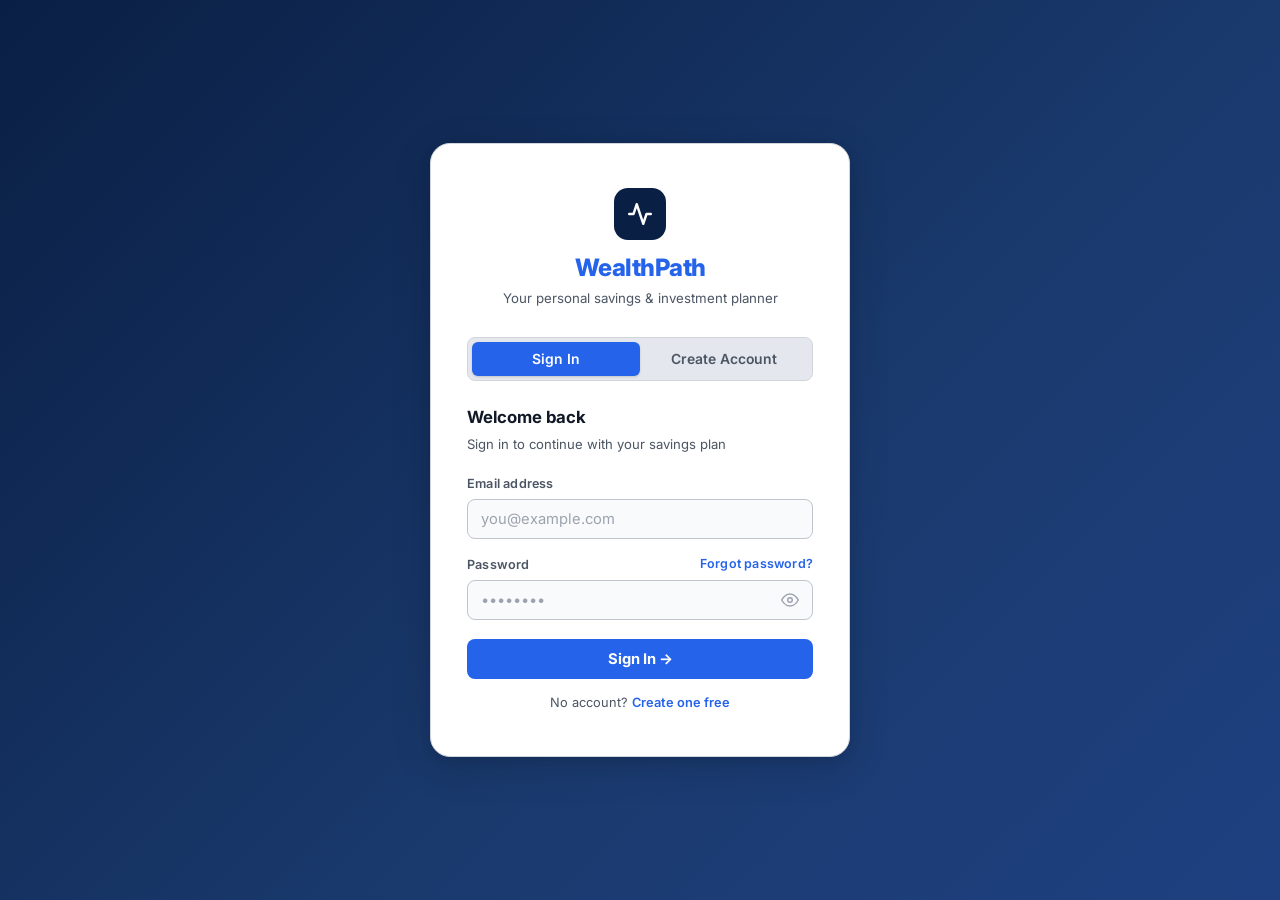
<file: index.html>
<!DOCTYPE html>
<html lang="en" data-theme="light">
<head>
<meta charset="UTF-8">
<meta name="viewport" content="width=device-width, initial-scale=1.0">
<title>WealthPath — Smart Savings Planner</title>
<link href="https://fonts.googleapis.com/css2?family=Inter:wght@300;400;500;600;700;800;900&display=swap" rel="stylesheet">
<link rel="stylesheet" href="styles.css">
</head>
<body>

<!-- MODAL -->
<div class="modal-ov" id="modalOv">
  <div class="modal-box">
    <div class="modal-ico" id="mIco">⚠️</div>
    <div class="modal-ttl" id="mTtl"></div>
    <div class="modal-msg" id="mMsg"></div>
    <div class="modal-btns" id="mBtns"></div>
  </div>
</div>

<!-- AUTH -->
<div id="authScreen">
  <div class="auth-box">
    <div class="auth-logo">
      <div class="auth-logo-ico"><svg viewBox="0 0 24 24"><polyline points="22 12 18 12 15 21 9 3 6 12 2 12"/></svg></div>
      <div class="auth-logo-name">WealthPath</div>
      <div class="auth-logo-sub">Your personal savings &amp; investment planner</div>
    </div>
    <div class="auth-tabs">
      <button class="auth-tab active" id="tabLogin" onclick="switchTab('login')">Sign In</button>
      <button class="auth-tab" id="tabReg" onclick="switchTab('register')">Create Account</button>
    </div>
    <!-- LOGIN -->
    <div class="auth-panel active" id="panLogin">
      <div class="auth-title">Welcome back</div>
      <div class="auth-sub">Sign in to continue with your savings plan</div>
      <div class="fgroup"><label class="flabel">Email address</label><input type="text" class="finput" id="liEmail" placeholder="you@example.com" onkeydown="if(event.key==='Enter')doLogin()"></div>
      <div class="fgroup">
        <label class="flabel" style="display:flex;justify-content:space-between;align-items:center">
          Password
          <a class="forgot-link" onclick="showForgot()">Forgot password?</a>
        </label>
        <div class="pw-wrap">
          <input type="password" class="finput" id="liPass" placeholder="••••••••" onkeydown="if(event.key==='Enter')doLogin()">
          <button class="pw-eye" type="button" onclick="togglePw('liPass',this)" title="Show/hide password">
            <svg id="liPassEye" viewBox="0 0 24 24"><path d="M1 12s4-8 11-8 11 8 11 8-4 8-11 8-11-8-11-8z"/><circle cx="12" cy="12" r="3"/></svg>
          </button>
        </div>
      </div>
      <button class="btn-auth" onclick="doLogin()">Sign In →</button>
      <div class="auth-msg" id="liMsg"></div>
      <div class="auth-switch">No account? <a href="#" onclick="switchTab('register');return false">Create one free</a></div>
    </div>

    <!-- FORGOT PASSWORD -->
    <div class="auth-panel" id="panForgot">
      <a class="back-link" onclick="showLogin()">← Back to Sign In</a>
      <div class="auth-title">Reset your password</div>
      <div class="auth-sub">Enter your email and choose a new password. Works instantly since your data is stored locally.</div>
      <div class="fgroup"><label class="flabel">Email address</label><input type="text" class="finput" id="fpEmail" placeholder="you@example.com"></div>
      <div class="fgroup">
        <label class="flabel">New Password <span style="font-weight:400;color:var(--text3)">(min 6 chars)</span></label>
        <div class="pw-wrap">
          <input type="password" class="finput" id="fpPass" placeholder="New password">
          <button class="pw-eye" type="button" onclick="togglePw('fpPass',this)" title="Show/hide password">
            <svg viewBox="0 0 24 24"><path d="M1 12s4-8 11-8 11 8 11 8-4 8-11 8-11-8-11-8z"/><circle cx="12" cy="12" r="3"/></svg>
          </button>
        </div>
      </div>
      <div class="fgroup">
        <label class="flabel">Confirm New Password</label>
        <div class="pw-wrap">
          <input type="password" class="finput" id="fpPassC" placeholder="Confirm password" onkeydown="if(event.key==='Enter')doForgot()">
          <button class="pw-eye" type="button" onclick="togglePw('fpPassC',this)" title="Show/hide password">
            <svg viewBox="0 0 24 24"><path d="M1 12s4-8 11-8 11 8 11 8-4 8-11 8-11-8-11-8z"/><circle cx="12" cy="12" r="3"/></svg>
          </button>
        </div>
      </div>
      <button class="btn-auth" onclick="doForgot()">Reset Password →</button>
      <div class="auth-msg" id="fpMsg"></div>
      <div class="security-note">⚠️ <strong>Note:</strong> Since all data is stored in your browser (no server), this resets your password using your email as identity. Your saved plan data is preserved.</div>
    </div>
    <!-- REGISTER -->
    <div class="auth-panel" id="panReg">
      <div class="auth-title">Create your account</div>
      <div class="auth-sub">Free forever · Data stays in your browser · No servers</div>
      <div class="fgroup"><label class="flabel">Full Name</label><input type="text" class="finput" id="rgName" placeholder="Rahul Sharma" onkeydown="if(event.key==='Enter')doRegister()"></div>
      <div class="fgroup"><label class="flabel">Email address</label><input type="text" class="finput" id="rgEmail" placeholder="you@example.com" onkeydown="if(event.key==='Enter')doRegister()"></div>
      <div class="fgroup">
        <label class="flabel">Password <span style="font-weight:400;color:var(--text3)">(min 6 chars)</span></label>
        <div class="pw-wrap">
          <input type="password" class="finput" id="rgPass" placeholder="••••••••" onkeydown="if(event.key==='Enter')doRegister()">
          <button class="pw-eye" type="button" onclick="togglePw('rgPass',this)" title="Show/hide password">
            <svg viewBox="0 0 24 24"><path d="M1 12s4-8 11-8 11 8 11 8-4 8-11 8-11-8-11-8z"/><circle cx="12" cy="12" r="3"/></svg>
          </button>
        </div>
      </div>
      <button class="btn-auth" onclick="doRegister()">Create Account →</button>
      <div class="auth-msg" id="rgMsg"></div>
      <div class="auth-switch">Have an account? <a href="#" onclick="switchTab('login');return false">Sign in</a></div>
      <div style="margin-top:16px;padding:10px 12px;background:var(--cta-light);border-radius:var(--r-sm);font-size:.76rem;color:#1e40af;text-align:center">🔒 Data stored locally in your browser. Nothing sent to any server.</div>
    </div>
  </div>
</div>

<!-- APP -->
<div id="appScreen">
  <header class="app-hdr">
    <div class="hdr-logo">
      <div class="hdr-logo-ico"><svg viewBox="0 0 24 24"><polyline points="22 12 18 12 15 21 9 3 6 12 2 12"/></svg></div>
      WealthPath
    </div>
    <div class="hdr-dots" id="stepDots"></div>
    <div class="hdr-right">
      <button class="theme-pill" onclick="toggleTheme()">
        <div class="theme-track"><div class="theme-thumb"></div></div>
        <span id="themeLbl">Night</span>
      </button>
      <div class="user-pill">
        <div class="user-av" id="uAv">?</div>
        <span class="user-nm" id="uNm"></span>
      </div>
      <button class="btn-so" onclick="doSignOut()">Sign out</button>
    </div>
  </header>

  <div class="app-main">

    <!-- STEPS -->
    <div id="stepsWrap">

      <!-- S1 -->
      <div class="step-w active" id="step-1">
        <div class="step-card">
          <div class="step-no">Step 1 of 5</div>
          <div class="step-ttl">The basics</div>
          <div class="step-sub">Tell us about yourself to build your personalised financial blueprint.</div>
          <div class="fgroup"><label>Your Age</label><input type="number" id="age" placeholder="e.g. 28" min="18" max="70"></div>
          <div class="fgroup"><label>Monthly Salary</label><div class="iw"><span class="pfx">₹</span><input type="number" id="salary" placeholder="e.g. 80000"></div></div>
          <div class="fgroup"><label>Number of Dependents</label>
            <select id="dependents" onchange="updateFamilyQ()">
              <option value="0">None — I support only myself</option>
              <option value="1">1 (spouse / parent / child)</option>
              <option value="2">2</option>
              <option value="3">3 or more</option>
            </select>
          </div>
          <div class="btn-row"><button class="btn" onclick="goNext(1)">Continue →</button></div>
        </div>
      </div>

      <!-- S2 -->
      <div class="step-w" id="step-2">
        <div class="step-card">
          <div class="step-no">Step 2 of 5</div>
          <div class="step-ttl">Protection check</div>
          <div class="step-sub">Insurance is the bedrock of financial planning. Audit your coverage first.</div>
          <div class="fgroup">
            <label>Do you have <strong>Health Insurance</strong> for yourself?</label>
            <div class="yn-grid">
              <div class="yn-card" id="shY" onclick="setYN('sh','yes')"><div class="yn-em">✅</div><div><div class="yn-lbl">Yes, I'm covered</div><div class="yn-sub">Individual or employer cover</div></div></div>
              <div class="yn-card" id="shN" onclick="setYN('sh','no')"><div class="yn-em">❌</div><div><div class="yn-lbl">Not yet</div><div class="yn-sub">I need to get one</div></div></div>
            </div>
          </div>
          <div id="famWrap" style="display:none" class="fgroup">
            <label>Are your <strong>family members</strong> covered under health insurance?</label>
            <div class="yn-grid">
              <div class="yn-card" id="fhY" onclick="setYN('fh','yes')"><div class="yn-em">👨‍👩‍👧</div><div><div class="yn-lbl">Yes, all covered</div><div class="yn-sub">Family floater or separate policies</div></div></div>
              <div class="yn-card" id="fhN" onclick="setYN('fh','no')"><div class="yn-em">❌</div><div><div class="yn-lbl">Not yet</div><div class="yn-sub">They still need coverage</div></div></div>
            </div>
          </div>
          <div class="fgroup">
            <label>Do you have a <strong>Term Life Insurance</strong> policy?</label>
            <div class="yn-grid">
              <div class="yn-card" id="tlY" onclick="setYN('tl','yes')"><div class="yn-em">🛡️</div><div><div class="yn-lbl">Yes, I'm protected</div><div class="yn-sub">Pure term plan active</div></div></div>
              <div class="yn-card" id="tlN" onclick="setYN('tl','no')"><div class="yn-em">❌</div><div><div class="yn-lbl">Not yet</div><div class="yn-sub">I don't have one</div></div></div>
            </div>
          </div>
          <div id="insAlert"></div>
          <div class="btn-row">
            <button class="btn-out" onclick="goBack(2)">← Back</button>
            <button class="btn" onclick="goNext(2)">Continue →</button>
          </div>
        </div>
      </div>

      <!-- S3 -->
      <div class="step-w" id="step-3">
        <div class="step-card">
          <div class="step-no">Step 3 of 5</div>
          <div class="step-ttl">Risk appetite</div>
          <div class="step-sub">This shapes your investment allocation once your emergency fund is built.</div>
          <div class="risk-grid">
            <div class="risk-card" onclick="selRisk('conservative',this)"><div class="risk-ico">🛡️</div><div class="risk-lbl">Conservative</div><div class="risk-dsc">Safety first. Capital protection over high returns.</div></div>
            <div class="risk-card" onclick="selRisk('moderate',this)"><div class="risk-ico">⚖️</div><div class="risk-lbl">Moderate</div><div class="risk-dsc">Balanced growth. Comfortable with short-term dips.</div></div>
            <div class="risk-card" onclick="selRisk('aggressive',this)"><div class="risk-ico">🚀</div><div class="risk-lbl">Aggressive</div><div class="risk-dsc">Maximise long-term returns. Can handle volatility.</div></div>
          </div>
          <div class="btn-row">
            <button class="btn-out" onclick="goBack(3)">← Back</button>
            <button class="btn" onclick="goNext(3)">Continue →</button>
          </div>
        </div>
      </div>

      <!-- S4 -->
      <div class="step-w" id="step-4">
        <div class="step-card">
          <div class="step-no">Step 4 of 5</div>
          <div class="step-ttl">Fixed monthly expenses</div>
          <div class="step-sub">Non-negotiable outflows each month. Be accurate — this powers your whole plan.</div>
          <div class="fgroup"><label>Rent / Home Loan EMI</label><div class="iw"><span class="pfx">₹</span><input type="number" id="rent" placeholder="0"></div></div>
          <div class="fgroup"><label>Groceries &amp; Food</label><div class="iw"><span class="pfx">₹</span><input type="number" id="groceries" placeholder="0"></div></div>
          <div class="fgroup"><label>Transport / Fuel</label><div class="iw"><span class="pfx">₹</span><input type="number" id="transport" placeholder="0"></div></div>
          <div class="fgroup"><label>Utilities, Bills &amp; Other Fixed</label><div class="iw"><span class="pfx">₹</span><input type="number" id="otherExp" placeholder="0"></div></div>
          <div id="expAlert" class="alert alert-warn" style="display:none"></div>
          <div class="btn-row">
            <button class="btn-out" onclick="goBack(4)">← Back</button>
            <button class="btn" onclick="goNext(4)">Continue →</button>
          </div>
        </div>
      </div>

      <!-- S5 -->
      <div class="step-w" id="step-5">
        <div class="step-card">
          <div class="step-no">Step 5 of 5</div>
          <div class="step-ttl">Savings goal</div>
          <div class="step-sub"><strong>Golden rule:</strong> Build a 6-month emergency fund before investing a single rupee in markets.</div>
          <div class="fgroup"><label>Current Savings / Emergency Fund</label><div class="iw"><span class="pfx">₹</span><input type="number" id="curSav" placeholder="0 if starting fresh" oninput="calcSave()"></div></div>
          <div class="fgroup">
            <label>Monthly Savings Rate — <span id="saveRateLbl" style="color:var(--cta);font-weight:800">20%</span></label>
            <input type="range" id="saveRate" min="5" max="60" value="20" oninput="calcSave()">
            <div class="range-lbl"><span>5% Minimal</span><span>60% Warrior</span></div>
          </div>
          <div class="val-box">
            <div class="val-box-lbl">Monthly Savings Target</div>
            <div class="val-box-amt" id="saveAmt">₹0</div>
            <div class="val-box-note" id="saveNote">—</div>
          </div>
          <div id="efBox" class="alert alert-info">🏦 Enter salary &amp; expenses to see your emergency fund target.</div>
          <div class="btn-row">
            <button class="btn-out" onclick="goBack(5)">← Back</button>
            <button class="btn btn-grn" onclick="genPlan()">Generate My Plan ✨</button>
          </div>
        </div>
      </div>

    </div><!-- /stepsWrap -->

    <!-- DASHBOARD -->
    <div id="dashboard">
      <div class="dash-hero">
        <div class="dash-ttl" id="dashTtl">Your Financial Blueprint</div>
        <div class="dash-sub" id="dashSub"></div>
        <div class="dash-chips" id="dashChips"></div>
        <div class="dash-footer">
          <button class="btn-reset" onclick="doReset()">⟳ Reset Plan</button>
        </div>
      </div>

      <div id="phaseBan" class="phase-ban emg"></div>

      <div class="tab-nav">
        <button class="tab-btn active" onclick="showTab('ov',this)">📊 Overview</button>
        <button class="tab-btn" onclick="showTab('ef',this)">🏦 Emergency Fund</button>
        <button class="tab-btn" onclick="showTab('inv',this)">📈 Investments</button>
        <button class="tab-btn" onclick="showTab('exp',this)">💸 Expenses</button>
      </div>

      <!-- OVERVIEW -->
      <div class="tab-pan active" id="tab-ov">
        <div class="sum-grid" id="sumGrid"></div>
        <div class="sec-card"><div class="sec-ttl">🛡️ Protection Status</div><div id="insRows"></div></div>
        <div class="sec-card"><div class="sec-ttl">🏗️ Financial Priority Checklist</div><div id="priList"></div></div>
      </div>

      <!-- EF -->
      <div class="tab-pan" id="tab-ef">
        <div class="sec-card">
          <div class="sec-ttl">🏦 Emergency Fund Tracker <span class="sec-badge" id="efBadge">0%</span></div>
          <div style="display:flex;justify-content:space-between;align-items:flex-start;flex-wrap:wrap;gap:13px;margin-bottom:16px">
            <div>
              <div style="font-size:.77rem;color:var(--text2);margin-bottom:4px;font-weight:500">Target: 6 months of essential expenses</div>
              <div id="efBigNum" style="font-size:1.65rem;font-weight:800;color:var(--text);letter-spacing:-1px">₹0 / ₹0</div>
            </div>
            <div class="ef-stats">
              <div><div class="ef-sv" id="efMoDone" style="color:var(--secondary)">0</div><div class="ef-sl">Months Saved</div></div>
              <div><div class="ef-sv" id="efMoLeft" style="color:var(--text2)">6</div><div class="ef-sl">Months Left</div></div>
              <div><div class="ef-sv" id="efETA" style="color:var(--cta)">—</div><div class="ef-sl">ETA</div></div>
            </div>
          </div>
          <div class="ef-track"><div class="ef-fill" id="efFill" style="width:0%"></div></div>
          <div style="display:flex;justify-content:space-between;font-size:.71rem;color:var(--text3);margin-bottom:3px;font-weight:500"><span id="efCur">₹0 saved</span><span id="efGoal">₹0 target</span></div>
          <div class="ef-mo-grid" id="efGrid"></div>
          <hr class="divider">
          <div style="font-size:.85rem;font-weight:700;margin-bottom:9px;color:var(--text)">Log a deposit to your Emergency Fund</div>
          <div class="ef-add-row">
            <div class="fgroup"><label>Amount to Deposit</label><div class="iw"><span class="pfx">₹</span><input type="number" id="efAdd" placeholder="e.g. 5000"></div></div>
            <button class="btn btn-grn" onclick="addToEF()">+ Add Deposit</button>
          </div>
          <div id="efDone" class="alert alert-ok" style="display:none;margin-top:12px">🎉 <strong>Emergency Fund Complete!</strong> Investments are now fully unlocked.</div>
        </div>
        <div class="sec-card">
          <div class="sec-ttl">💡 Emergency Fund Rules</div>
          <div class="tips-grid">
            <div class="tip-card"><div class="tip-ico">🏦</div><div><div class="tip-hd">Where to Keep It</div><div class="tip-tx">Liquid mutual fund, high-yield savings, or short-term FD. Never in equities or crypto.</div></div></div>
            <div class="tip-card"><div class="tip-ico">🔒</div><div><div class="tip-hd">Only Real Emergencies</div><div class="tip-tx">Job loss, medical crisis, urgent repairs only — not vacations or planned purchases.</div></div></div>
            <div class="tip-card"><div class="tip-ico">🔄</div><div><div class="tip-hd">Rebuild After Using</div><div class="tip-tx">Dip into it? Pause investments and rebuild back to 6 months before resuming.</div></div></div>
            <div class="tip-card"><div class="tip-ico">📈</div><div><div class="tip-hd">Liquid Funds > Savings</div><div class="tip-tx">Liquid MFs yield ~6–7% with T+1 redemption — far better than 3–3.5% savings accounts.</div></div></div>
          </div>
        </div>
      </div>

      <!-- INVEST -->
      <div class="tab-pan" id="tab-inv">
        <div id="invLock" class="alert alert-warn" style="display:none;margin-bottom:13px">⚠️ <strong>Investments locked.</strong> Complete your 6-month Emergency Fund first — then every rupee starts working for you.</div>
        <div id="invContent">
          <div class="sec-card">
            <div style="display:flex;justify-content:space-between;align-items:center;flex-wrap:wrap;gap:9px;margin-bottom:14px">
              <div class="sec-ttl" style="margin:0">📊 Monthly Allocation</div>
              <span class="badge badge-blue" id="allocTotal">Total: ₹0/mo</span>
            </div>
            <div class="alloc-bar-track" id="allocBar"></div>
            <div id="allocList"></div>
          </div>
          <div class="sec-card">
            <div class="sec-ttl">⚡ Boost Your Investments</div>
            <div style="font-size:.81rem;color:var(--text2);margin-bottom:14px;line-height:1.6">Got a bonus or raise? Route extra money into investments and accelerate your retirement corpus.</div>
            <div class="boost-grid">
              <div class="boost-card" onclick="selBoost(500,this)"><div class="boost-amt">₹500</div><div class="boost-lbl">Small start</div></div>
              <div class="boost-card" onclick="selBoost(2000,this)"><div class="boost-amt">₹2,000</div><div class="boost-lbl">Steady growth</div></div>
              <div class="boost-card" onclick="selBoost(5000,this)"><div class="boost-amt">₹5,000</div><div class="boost-lbl">Accelerate</div></div>
            </div>
            <div style="display:flex;gap:7px;flex-wrap:wrap;margin-bottom:4px">
              <button class="btn-out" style="font-size:.77rem;padding:7px 12px" onclick="toggleCustBoost()">✏️ Custom</button>
              <button class="btn-out" style="font-size:.77rem;padding:7px 12px" onclick="clearBoost()">✕ Clear</button>
            </div>
            <div class="boost-cust" id="boostCust">
              <div class="fgroup" style="flex:1;margin:0;min-width:150px"><label>Custom Boost</label><div class="iw"><span class="pfx">₹</span><input type="number" id="custBoostAmt" placeholder="Enter amount" oninput="applyCustBoost()"></div></div>
            </div>
            <div id="boostProj" style="display:none;margin-top:12px"></div>
          </div>
          <div class="sec-card">
            <div class="sec-ttl">💡 Personalised Tips</div>
            <div class="tips-grid" id="tipsList"></div>
          </div>
        </div>
      </div>

      <!-- EXPENSES -->
      <div class="tab-pan" id="tab-exp">
        <div class="sec-card">
          <div class="exp-hdr">
            <div>
              <div class="sec-ttl" style="margin-bottom:2px">💸 Discretionary Tracker</div>
              <div style="font-size:.77rem;color:var(--text2)">Track spending from your free-to-spend allowance</div>
            </div>
            <button class="btn" onclick="toggleExpForm()" style="padding:8px 15px;font-size:.82rem">+ Add</button>
          </div>
          <div class="bud-wrap">
            <div class="bud-row">
              <div><div class="bud-lbl">Remaining</div><div class="bud-val" id="budRem" style="color:var(--cta)">₹0</div></div>
              <div style="text-align:right"><div class="bud-lbl">Spent</div><div class="bud-val" id="budSpent" style="color:var(--red)">₹0</div></div>
            </div>
            <div class="bud-track"><div class="bud-fill" id="budFill" style="width:0%;background:var(--cta)"></div></div>
            <div class="bud-meta"><span>₹0</span><span id="budMax">₹0 total</span></div>
          </div>
          <div class="add-exp-form" id="expForm">
            <div class="exp-row">
              <div class="fgroup" style="margin:0"><label>Name</label><input type="text" id="expName" placeholder="e.g. Netflix"></div>
              <div class="fgroup" style="margin:0"><label>Amount</label><div class="iw"><span class="pfx">₹</span><input type="number" id="expAmt" placeholder="0"></div></div>
              <button class="btn" onclick="addExpense()" style="margin-top:21px;padding:10px 14px">Add</button>
            </div>
            <div><label style="margin-bottom:6px">Category</label>
              <div class="tog-grp">
                <button class="tog-btn active" onclick="setExpCat(this,'🎬')">🎬 Entertainment</button>
                <button class="tog-btn" onclick="setExpCat(this,'🛍️')">🛍️ Shopping</button>
                <button class="tog-btn" onclick="setExpCat(this,'🍕')">🍕 Dining</button>
                <button class="tog-btn" onclick="setExpCat(this,'🚗')">🚗 Travel</button>
                <button class="tog-btn" onclick="setExpCat(this,'📦')">📦 Other</button>
              </div>
            </div>
          </div>
          <div id="expList"></div>
        </div>
      </div>

    </div><!-- /dashboard -->
  </div><!-- /app-main -->
</div><!-- /appScreen -->

<script src="app.js"></script>
</body>
</html>
</file>
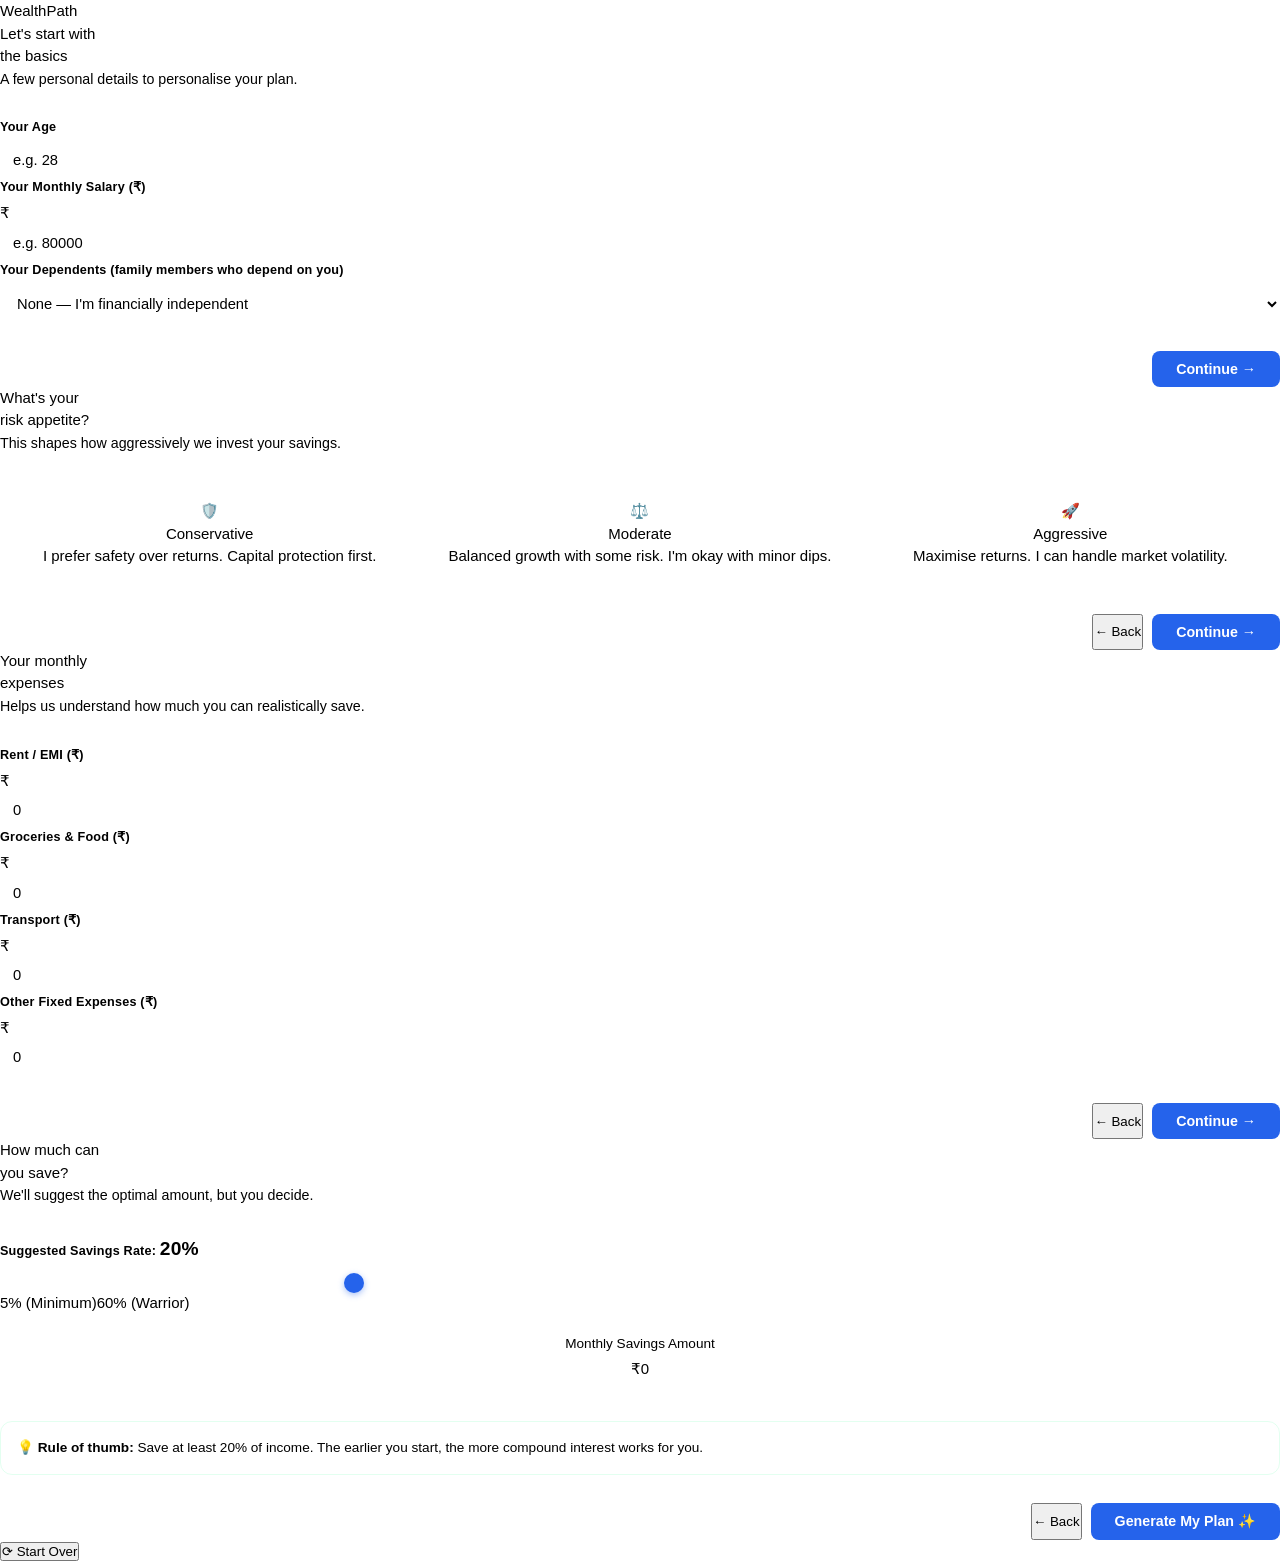
<file: savings-plan.html>
<!DOCTYPE html>
<html lang="en">
<head>
<meta charset="UTF-8">
<meta name="viewport" content="width=device-width, initial-scale=1.0">
<title>WealthPath — Smart Savings Planner</title>
<link href="https://fonts.googleapis.com/css2?family=Playfair+Display:wght@400;700;900&family=DM+Sans:wght@300;400;500;600&display=swap" rel="stylesheet">
<link rel="stylesheet" href="styles.css">
</head>
<body>

<header>
  <div class="logo">Wealth<span>Path</span></div>
  <div class="step-indicator" id="stepIndicator"></div>
</header>

<main>
  <!-- STEPS -->
  <div id="stepsContainer">

    <!-- Step 1: Age & Basics -->
    <div class="step active card" id="step-1">
      <div class="step-title">Let's start with<br><span style="color:var(--accent)">the basics</span></div>
      <div class="step-sub">A few personal details to personalise your plan.</div>
      <div class="form-group">
        <label>Your Age</label>
        <input type="number" id="age" placeholder="e.g. 28" min="18" max="70">
      </div>
      <div class="form-group">
        <label>Your Monthly Salary (₹)</label>
        <div class="input-prefix"><span>₹</span><input type="number" id="salary" placeholder="e.g. 80000"></div>
      </div>
      <div class="form-group">
        <label>Your Dependents (family members who depend on you)</label>
        <select id="dependents">
          <option value="0">None — I'm financially independent</option>
          <option value="1">1 (spouse / parent / child)</option>
          <option value="2">2</option>
          <option value="3">3+</option>
        </select>
      </div>
      <div class="btn-row"><button class="btn" onclick="nextStep(1)">Continue →</button></div>
    </div>

    <!-- Step 2: Risk Appetite -->
    <div class="step card" id="step-2">
      <div class="step-title">What's your<br><span style="color:var(--accent)">risk appetite?</span></div>
      <div class="step-sub">This shapes how aggressively we invest your savings.</div>
      <div class="risk-grid">
        <div class="risk-card" onclick="selectRisk('conservative', this)">
          <div class="risk-icon">🛡️</div>
          <div class="risk-label">Conservative</div>
          <div class="risk-desc">I prefer safety over returns. Capital protection first.</div>
        </div>
        <div class="risk-card" onclick="selectRisk('moderate', this)">
          <div class="risk-icon">⚖️</div>
          <div class="risk-label">Moderate</div>
          <div class="risk-desc">Balanced growth with some risk. I'm okay with minor dips.</div>
        </div>
        <div class="risk-card" onclick="selectRisk('aggressive', this)">
          <div class="risk-icon">🚀</div>
          <div class="risk-label">Aggressive</div>
          <div class="risk-desc">Maximise returns. I can handle market volatility.</div>
        </div>
      </div>
      <div class="btn-row">
        <button class="btn-outline" onclick="prevStep(2)">← Back</button>
        <button class="btn" onclick="nextStep(2)">Continue →</button>
      </div>
    </div>

    <!-- Step 3: Monthly Expenses -->
    <div class="step card" id="step-3">
      <div class="step-title">Your monthly<br><span style="color:var(--accent)">expenses</span></div>
      <div class="step-sub">Helps us understand how much you can realistically save.</div>
      <div class="form-group">
        <label>Rent / EMI (₹)</label>
        <div class="input-prefix"><span>₹</span><input type="number" id="rent" placeholder="0"></div>
      </div>
      <div class="form-group">
        <label>Groceries & Food (₹)</label>
        <div class="input-prefix"><span>₹</span><input type="number" id="groceries" placeholder="0"></div>
      </div>
      <div class="form-group">
        <label>Transport (₹)</label>
        <div class="input-prefix"><span>₹</span><input type="number" id="transport" placeholder="0"></div>
      </div>
      <div class="form-group">
        <label>Other Fixed Expenses (₹)</label>
        <div class="input-prefix"><span>₹</span><input type="number" id="other" placeholder="0"></div>
      </div>
      <div class="btn-row">
        <button class="btn-outline" onclick="prevStep(3)">← Back</button>
        <button class="btn" onclick="nextStep(3)">Continue →</button>
      </div>
    </div>

    <!-- Step 4: Savings Commitment -->
    <div class="step card" id="step-4">
      <div class="step-title">How much can<br><span style="color:var(--accent)">you save?</span></div>
      <div class="step-sub">We'll suggest the optimal amount, but you decide.</div>
      <div class="form-group">
        <label>Suggested Savings Rate: <span id="saveRateLabel" style="color:var(--accent);font-size:1.2rem;font-weight:700">20%</span></label>
        <input type="range" id="saveRate" min="5" max="60" value="20" oninput="updateSaveRate()">
        <div class="range-labels"><span>5% (Minimum)</span><span>60% (Warrior)</span></div>
      </div>
      <div style="text-align:center; padding: 20px 0; border: 1px solid var(--border); border-radius: 12px; background: var(--bg3);">
        <div style="font-size:0.85rem;color:var(--text2);margin-bottom:4px;">Monthly Savings Amount</div>
        <div class="value-display" id="savingsAmount">₹0</div>
        <div style="font-size:0.8rem;color:var(--text3);margin-top:4px;" id="savingsNote"></div>
      </div>
      <div style="margin-top:16px;background:var(--accent3);border:1px solid #2dff8f22;border-radius:12px;padding:16px;font-size:0.85rem;color:var(--text2);">
        💡 <strong style="color:var(--text)">Rule of thumb:</strong> Save at least 20% of income. The earlier you start, the more compound interest works for you.
      </div>
      <div class="btn-row">
        <button class="btn-outline" onclick="prevStep(4)">← Back</button>
        <button class="btn" onclick="generatePlan()">Generate My Plan ✨</button>
      </div>
    </div>

  </div>

  <!-- DASHBOARD -->
  <div id="dashboard">
    <div class="dash-header">
      <div class="dash-title">Your Savings<br><span style="color:var(--accent)">Blueprint</span></div>
      <div class="dash-sub" id="dashSub"></div>
    </div>

    <!-- Summary Cards -->
    <div class="summary-grid" id="summaryGrid"></div>

    <!-- Priority Checklist -->
    <div class="card" style="margin-bottom:20px;">
      <div class="section-title">🏗️ Financial Foundation First</div>
      <div id="foundationList" style="display:flex;flex-direction:column;gap:10px;"></div>
    </div>

    <!-- Allocation -->
    <div class="card" style="margin-bottom:20px;">
      <div class="section-title">📊 Monthly Allocation Breakdown</div>
      <div class="bar-track" id="allocBar"></div>
      <div class="alloc-list" id="allocList"></div>
    </div>

    <!-- Investment Tips -->
    <div class="card" style="margin-bottom:20px;">
      <div class="section-title">💡 Personalised Investment Tips</div>
      <div class="tips-grid" id="tipsList"></div>
    </div>

    <!-- Expense Tracker -->
    <div class="card expense-section">
      <div class="expense-header">
        <div>
          <div class="section-title" style="margin-bottom:4px;">💸 Discretionary Budget Tracker</div>
          <div style="font-size:0.83rem;color:var(--text2)">Track spending from your discretionary allowance</div>
        </div>
        <button class="btn" onclick="toggleExpenseForm()" style="padding:10px 18px;font-size:0.9rem;">+ Add Expense</button>
      </div>

      <!-- Budget Overview -->
      <div class="budget-bar-wrap">
        <div class="budget-row">
          <div>
            <div style="font-size:0.8rem;color:var(--text2);text-transform:uppercase;letter-spacing:.5px">Remaining Budget</div>
            <div class="budget-remaining" id="remainingBudget">₹0</div>
          </div>
          <div style="text-align:right">
            <div style="font-size:0.8rem;color:var(--text2)">Spent</div>
            <div style="font-weight:700;font-family:'Playfair Display',serif;color:var(--red)" id="spentTotal">₹0</div>
          </div>
        </div>
        <div class="budget-track">
          <div class="budget-fill" id="budgetFill" style="width:0%;background:var(--accent)"></div>
        </div>
        <div style="display:flex;justify-content:space-between;font-size:0.78rem;color:var(--text3);margin-top:6px;">
          <span>0</span><span id="budgetMax">₹0 Total</span>
        </div>
      </div>

      <!-- Add Form -->
      <div class="add-expense-form" id="expenseForm">
        <div class="expense-row">
          <div class="form-group" style="margin:0">
            <label>Expense Name</label>
            <input type="text" id="expName" placeholder="e.g. Netflix subscription">
          </div>
          <div class="form-group" style="margin:0">
            <label>Amount (₹)</label>
            <div class="input-prefix"><span>₹</span><input type="number" id="expAmt" placeholder="0"></div>
          </div>
          <button class="btn" onclick="addExpense()" style="margin-top:20px">Add</button>
        </div>
        <div style="margin-top:12px;">
          <label>Category</label>
          <div class="toggle-group">
            <button class="toggle-btn active" onclick="setExpCat(this,'🎬')">🎬 Entertainment</button>
            <button class="toggle-btn" onclick="setExpCat(this,'🛍️')">🛍️ Shopping</button>
            <button class="toggle-btn" onclick="setExpCat(this,'🍕')">🍕 Dining</button>
            <button class="toggle-btn" onclick="setExpCat(this,'🚗')">🚗 Travel</button>
            <button class="toggle-btn" onclick="setExpCat(this,'📦')">📦 Other</button>
          </div>
        </div>
      </div>

      <!-- Expense List -->
      <div class="expense-list" id="expenseList"></div>
    </div>

  </div>
</main>

<button class="reset-btn" onclick="resetAll()">⟳ Start Over</button>
<script src="app.js"></script>
</body>
</html>
</file>
<file: styles.css>
:root {
  --primary:#0A1F44; --primary-lt:#1a3a6e;
  --cta:#2563EB; --cta-hov:#1d4ed8; --cta-light:#dbeafe;
  --secondary:#14532D; --secondary-lt:#166534; --secondary-xl:#dcfce7;
  --gold:#D97706; --gold-bg:#FEF3C7; --gold-bd:#FDE68A;
  --red:#DC2626; --red-bg:#FEE2E2; --red-bd:#FECACA;
  --green:#16A34A; --green-bg:#DCFCE7; --green-bd:#BBF7D0;
  --r:12px; --r-sm:8px;
  --sh-sm:0 1px 3px rgba(0,0,0,.10),0 1px 2px rgba(0,0,0,.06);
  --sh:0 4px 16px rgba(0,0,0,.10),0 2px 6px rgba(0,0,0,.06);
  --sh-lg:0 10px 40px rgba(0,0,0,.14),0 4px 12px rgba(0,0,0,.08);
}
[data-theme="light"]{
  --bg:#EEF0F4; --bg2:#E4E7ED; --card:#FFFFFF;
  --text:#111827; --text2:#4B5563; --text3:#9CA3AF;
  --border:#D1D5DB; --border2:#C0C4CC; --inp:#F9FAFB;
  --hdr:#0A1F44;
}
[data-theme="dark"]{
  --bg:#0D1117; --bg2:#161B22; --card:#1C2128;
  --text:#E6EDF3; --text2:#8B949E; --text3:#484F58;
  --border:#30363D; --border2:#3D444D; --inp:#161B22;
  --hdr:#161B22;
  --cta-light:rgba(37,99,235,.18);
  --gold-bg:rgba(217,119,6,.15); --gold-bd:rgba(217,119,6,.35);
  --red-bg:rgba(220,38,38,.15);  --red-bd:rgba(220,38,38,.35);
  --green-bg:rgba(22,163,74,.15);--green-bd:rgba(22,163,74,.35);
  --secondary-xl:rgba(20,83,45,.25);
  --sh-sm:0 1px 3px rgba(0,0,0,.4); --sh:0 4px 16px rgba(0,0,0,.4); --sh-lg:0 10px 40px rgba(0,0,0,.5);
}
*{box-sizing:border-box;margin:0;padding:0}
body{background:var(--bg);color:var(--text);font-family:'Inter',sans-serif;min-height:100vh;font-size:15px;line-height:1.5;transition:background .25s,color .25s}
@keyframes fadeUp{from{opacity:0;transform:translateY(14px)}to{opacity:1;transform:none}}

/* ── MODAL ── */
.modal-ov{position:fixed;inset:0;background:rgba(0,0,0,.55);z-index:9000;display:none;align-items:center;justify-content:center;padding:20px;backdrop-filter:blur(3px)}
.modal-ov.open{display:flex;animation:fadeUp .2s ease}
.modal-box{background:var(--card);border:1px solid var(--border);border-radius:var(--r);padding:26px 26px 20px;width:100%;max-width:340px;box-shadow:var(--sh-lg)}
.modal-ico{font-size:1.8rem;margin-bottom:8px}
.modal-ttl{font-size:1rem;font-weight:800;color:var(--text);margin-bottom:6px}
.modal-msg{font-size:0.84rem;color:var(--text2);line-height:1.6;margin-bottom:20px}
.modal-btns{display:flex;gap:8px;justify-content:flex-end}
.mbtn{padding:9px 18px;border-radius:var(--r-sm);font-family:'Inter',sans-serif;font-size:0.84rem;font-weight:700;cursor:pointer;border:none;transition:all .2s}
.mbtn-cancel{background:var(--bg2);color:var(--text2)} .mbtn-cancel:hover{background:var(--border);color:var(--text)}
.mbtn-ok{background:var(--cta);color:#fff}      .mbtn-ok:hover{background:var(--cta-hov)}
.mbtn-danger{background:var(--red);color:#fff}  .mbtn-danger:hover{background:#b91c1c}

/* ── AUTH ── */
#authScreen{min-height:100vh;display:flex;align-items:center;justify-content:center;background:linear-gradient(135deg,#0A1F44 0%,#1a3a6e 60%,#1e4080 100%);padding:20px}
[data-theme="dark"] #authScreen{background:linear-gradient(135deg,#0D1117,#161B22)}
.auth-box{background:var(--card);border:1px solid var(--border);border-radius:20px;padding:44px 36px;width:100%;max-width:420px;box-shadow:var(--sh-lg);animation:fadeUp .4s ease}
.auth-logo{text-align:center;margin-bottom:28px}
.auth-logo-ico{width:52px;height:52px;background:var(--primary);border-radius:14px;display:inline-flex;align-items:center;justify-content:center;margin-bottom:10px}
.auth-logo-ico svg{width:26px;height:26px;fill:none;stroke:#fff;stroke-width:2.2;stroke-linecap:round;stroke-linejoin:round}
.auth-logo-name{font-size:1.5rem;font-weight:800;color:var(--cta);letter-spacing:-.5px}
.auth-logo-sub{font-size:.83rem;color:var(--text2);margin-top:3px}
.auth-tabs{display:flex;background:var(--bg2);border:1px solid var(--border);border-radius:var(--r-sm);padding:4px;margin-bottom:24px}
.auth-tab{flex:1;padding:9px;border-radius:6px;border:none;background:none;font-family:'Inter',sans-serif;font-size:.87rem;font-weight:600;color:var(--text2);cursor:pointer;transition:all .2s}
.auth-tab.active{background:var(--cta);color:#fff;box-shadow:var(--sh-sm)}
.auth-panel{display:none} .auth-panel.active{display:block}
.auth-title{font-size:1.05rem;font-weight:700;color:var(--text);margin-bottom:5px}
.auth-sub{font-size:.82rem;color:var(--text2);margin-bottom:20px;line-height:1.5}
.flabel{display:block;font-size:.79rem;font-weight:600;color:var(--text2);margin-bottom:5px;letter-spacing:.2px}
.finput{width:100%;padding:10px 13px;background:var(--inp);border:1.5px solid var(--border2);border-radius:var(--r-sm);font-family:'Inter',sans-serif;font-size:.92rem;color:var(--text);transition:all .2s;outline:none}
.finput:focus{border-color:var(--cta);box-shadow:0 0 0 3px rgba(37,99,235,.12);background:var(--card)}
.finput::placeholder{color:var(--text3)}
.btn-auth{width:100%;padding:11px;background:var(--cta);color:#fff;border:none;border-radius:var(--r-sm);font-family:'Inter',sans-serif;font-size:.92rem;font-weight:700;cursor:pointer;transition:all .2s;margin-top:2px}
.btn-auth:hover{background:var(--cta-hov);transform:translateY(-1px);box-shadow:0 4px 16px rgba(37,99,235,.35)}
.auth-msg{font-size:.81rem;margin-top:11px;padding:9px 12px;border-radius:var(--r-sm);display:none}
.auth-msg.error{background:var(--red-bg);color:var(--red);border:1px solid var(--red-bd);display:block}
.auth-msg.success{background:var(--green-bg);color:var(--green);border:1px solid var(--green-bd);display:block}
.auth-switch{text-align:center;margin-top:14px;font-size:.8rem;color:var(--text2)}
.auth-switch a{color:var(--cta);font-weight:600;text-decoration:none} .auth-switch a:hover{text-decoration:underline}
.fgroup{margin-bottom:17px}

/* ── HEADER ── */
#appScreen{display:none}
.app-hdr{background:var(--hdr);color:#fff;padding:0 26px;display:flex;align-items:center;justify-content:space-between;height:58px;position:sticky;top:0;z-index:200;box-shadow:0 2px 12px rgba(0,0,0,.25);border-bottom:1px solid rgba(255,255,255,.06)}
.hdr-logo{font-size:1.05rem;font-weight:800;letter-spacing:-.3px;display:flex;align-items:center;gap:8px;color:#fff}
.hdr-logo-ico{width:28px;height:28px;background:var(--cta);border-radius:7px;display:flex;align-items:center;justify-content:center}
.hdr-logo-ico svg{width:16px;height:16px;fill:none;stroke:#fff;stroke-width:2.2;stroke-linecap:round;stroke-linejoin:round}
.hdr-dots{display:flex;gap:5px;align-items:center}
.hdot{width:7px;height:7px;border-radius:50%;background:rgba(255,255,255,.22);transition:all .3s}
.hdot.active{background:#fff;width:20px;border-radius:4px} .hdot.done{background:#3b82f6}
.hdr-right{display:flex;align-items:center;gap:8px}
.theme-pill{display:flex;align-items:center;gap:6px;background:rgba(255,255,255,.08);border:1px solid rgba(255,255,255,.12);border-radius:99px;padding:5px 11px;cursor:pointer;font-family:'Inter',sans-serif;font-size:.77rem;font-weight:600;color:rgba(255,255,255,.85);transition:all .2s}
.theme-pill:hover{background:rgba(255,255,255,.16)}
.theme-track{width:30px;height:17px;background:rgba(255,255,255,.2);border-radius:99px;position:relative;transition:background .3s;flex-shrink:0}
[data-theme="dark"] .theme-track{background:var(--cta)}
.theme-thumb{width:13px;height:13px;background:#fff;border-radius:50%;position:absolute;top:2px;left:2px;transition:transform .3s}
[data-theme="dark"] .theme-thumb{transform:translateX(13px)}
.user-pill{display:flex;align-items:center;gap:7px;background:rgba(255,255,255,.08);border:1px solid rgba(255,255,255,.12);border-radius:99px;padding:4px 11px 4px 4px}
.user-av{width:28px;height:28px;border-radius:50%;background:var(--cta);display:flex;align-items:center;justify-content:center;font-weight:700;font-size:.77rem;color:#fff;flex-shrink:0}
.user-nm{font-size:.81rem;font-weight:600;color:rgba(255,255,255,.9)}
.btn-so{background:rgba(220,38,38,.15);border:1px solid rgba(220,38,38,.3);border-radius:7px;color:#fca5a5;padding:6px 12px;font-size:.77rem;font-weight:700;cursor:pointer;font-family:'Inter',sans-serif;transition:all .2s}
.btn-so:hover{background:rgba(220,38,38,.3);color:#fff;border-color:rgba(220,38,38,.6)}

/* ── MAIN ── */
.app-main{max-width:880px;margin:0 auto;padding:30px 18px 100px}

/* ── STEPS ── */
.step-w{display:none;animation:fadeUp .35s ease} .step-w.active{display:block}
.step-card{background:var(--card);border:1px solid var(--border);border-radius:var(--r);padding:36px;box-shadow:var(--sh)}
.step-no{font-size:.71rem;font-weight:700;text-transform:uppercase;letter-spacing:1.2px;color:var(--cta);margin-bottom:7px}
.step-ttl{font-size:1.6rem;font-weight:800;color:var(--text);margin-bottom:5px;letter-spacing:-.5px;line-height:1.2}
.step-sub{color:var(--text2);margin-bottom:28px;font-size:.89rem;line-height:1.6}

label{display:block;font-size:.79rem;font-weight:600;color:var(--text2);margin-bottom:5px;letter-spacing:.2px}
input[type=number],input[type=text],select{width:100%;padding:10px 13px;background:var(--inp);border:1.5px solid var(--border2);border-radius:var(--r-sm);font-family:'Inter',sans-serif;font-size:.92rem;color:var(--text);transition:all .2s;outline:none}
input:focus,select:focus{border-color:var(--cta);box-shadow:0 0 0 3px rgba(37,99,235,.12);background:var(--card)}
input::placeholder{color:var(--text3)}
select option{background:var(--card);color:var(--text)}

/* currency prefix */
.iw{position:relative;display:flex;align-items:center}
.iw .pfx{position:absolute;left:12px;top:50%;transform:translateY(-50%);color:var(--cta);font-weight:700;font-size:.84rem;pointer-events:none;z-index:1;width:16px;text-align:center}
.iw input{padding-left:30px}

input[type=range]{-webkit-appearance:none;width:100%;height:5px;background:var(--border2);border-radius:99px;border:none;outline:none;padding:0;cursor:pointer}
input[type=range]::-webkit-slider-thumb{-webkit-appearance:none;width:20px;height:20px;background:var(--cta);border-radius:50%;box-shadow:0 2px 6px rgba(37,99,235,.4);cursor:pointer;transition:transform .15s}
input[type=range]::-webkit-slider-thumb:hover{transform:scale(1.15)}
.range-lbl{display:flex;justify-content:space-between;font-size:.72rem;color:var(--text3);margin-top:4px;font-weight:500}

/* risk cards */
.risk-grid{display:grid;grid-template-columns:1fr 1fr 1fr;gap:11px}
.risk-card{border:2px solid var(--border);border-radius:var(--r);padding:18px 13px;cursor:pointer;transition:all .2s;text-align:center;background:var(--bg2)}
.risk-card:hover,.risk-card.sel{border-color:var(--cta);background:var(--cta-light);box-shadow:0 0 0 3px rgba(37,99,235,.12)}
.risk-ico{font-size:1.7rem;margin-bottom:7px} .risk-lbl{font-weight:700;font-size:.88rem;color:var(--text);margin-bottom:3px} .risk-dsc{font-size:.73rem;color:var(--text2);line-height:1.4}

/* yn cards */
.yn-grid{display:grid;grid-template-columns:1fr 1fr;gap:9px;margin-bottom:5px}
.yn-card{border:2px solid var(--border);border-radius:var(--r);padding:14px 15px;cursor:pointer;transition:all .2s;display:flex;align-items:center;gap:11px;background:var(--bg2)}
.yn-card:hover{border-color:var(--cta)}
.yn-card.sel-yes{border-color:var(--green);background:var(--green-bg)}
.yn-card.sel-no{border-color:var(--red);background:var(--red-bg)}
.yn-em{font-size:1.45rem;flex-shrink:0} .yn-lbl{font-weight:700;font-size:.87rem;color:var(--text)} .yn-sub{font-size:.73rem;color:var(--text2);margin-top:2px}

/* buttons */
.btn{background:var(--cta);color:#fff;font-weight:700;border:none;border-radius:var(--r-sm);padding:10px 24px;font-size:.89rem;cursor:pointer;font-family:'Inter',sans-serif;transition:all .2s}
.btn:hover{background:var(--cta-hov);transform:translateY(-1px);box-shadow:0 4px 14px rgba(37,99,235,.35)}
.btn-out{background:transparent;color:var(--text2);border:1.5px solid var(--border2);border-radius:var(--r-sm);padding:9px 18px;font-size:.87rem;cursor:pointer;font-family:'Inter',sans-serif;transition:all .2s;font-weight:600}
.btn-out:hover{border-color:var(--text2);color:var(--text)}
.btn-grn{background:var(--secondary)} .btn-grn:hover{background:var(--secondary-lt);box-shadow:0 4px 14px rgba(20,83,45,.35)}
.btn-row{display:flex;gap:9px;justify-content:flex-end;margin-top:28px}

/* alerts */
.alert{border-radius:var(--r-sm);padding:12px 14px;font-size:.83rem;line-height:1.6;margin:10px 0}
.alert-warn{background:var(--gold-bg);border:1px solid var(--gold-bd);color:var(--gold)}
.alert-info{background:var(--cta-light);border:1px solid #BFDBFE;color:#1e40af}
.alert-ok{background:var(--green-bg);border:1px solid var(--green-bd);color:var(--green)}
.alert-err{background:var(--red-bg);border:1px solid var(--red-bd);color:var(--red)}
[data-theme="dark"] .alert-info{color:#93c5fd;border-color:rgba(37,99,235,.4)}

/* value box */
.val-box{text-align:center;padding:20px;border:1.5px solid var(--border);border-radius:var(--r);background:var(--bg2);margin-bottom:14px}
.val-box-lbl{font-size:.74rem;font-weight:700;text-transform:uppercase;letter-spacing:.8px;color:var(--text2);margin-bottom:3px}
.val-box-amt{font-size:1.9rem;font-weight:800;color:var(--cta);letter-spacing:-1px}
.val-box-note{font-size:.76rem;color:var(--text3);margin-top:3px}

/* ── DASHBOARD ── */
#dashboard{display:none}
.dash-hero{background:var(--primary);border-radius:var(--r);padding:24px 28px;margin-bottom:16px;color:#fff}
[data-theme="dark"] .dash-hero{background:#161B22;border:1px solid var(--border)}
.dash-ttl{font-size:1.4rem;font-weight:800;letter-spacing:-.5px;margin-bottom:3px}
.dash-sub{font-size:.82rem;color:rgba(255,255,255,.6)}
.dash-chips{display:flex;gap:7px;margin-top:13px;flex-wrap:wrap}
.dash-footer{display:flex;justify-content:flex-end;margin-top:14px}
.btn-reset{background:rgba(255,255,255,.1);border:1px solid rgba(255,255,255,.2);border-radius:7px;color:rgba(255,255,255,.8);padding:7px 13px;font-size:.77rem;font-weight:600;cursor:pointer;font-family:'Inter',sans-serif;transition:all .2s}
.btn-reset:hover{background:rgba(220,38,38,.35);border-color:rgba(220,38,38,.5);color:#fff}
.chip{display:inline-flex;align-items:center;gap:5px;background:rgba(255,255,255,.1);border:1px solid rgba(255,255,255,.14);border-radius:99px;padding:3px 10px;font-size:.75rem;font-weight:600}

.phase-ban{border-radius:var(--r);padding:15px 18px;margin-bottom:14px;display:flex;align-items:center;gap:13px}
.phase-ban.emg{background:var(--gold-bg);border:1px solid var(--gold-bd)}
.phase-ban.inv{background:var(--green-bg);border:1px solid var(--green-bd)}
.phase-ico{font-size:1.8rem;flex-shrink:0}
.phase-ttl{font-size:.91rem;font-weight:700;margin-bottom:2px}
.phase-ban.emg .phase-ttl{color:var(--gold)} .phase-ban.inv .phase-ttl{color:var(--green)}
.phase-dsc{font-size:.78rem;color:var(--text2)}

/* summary */
.sum-grid{display:grid;grid-template-columns:repeat(3,1fr);gap:12px;margin-bottom:14px}
.sum-card{background:var(--card);border:1px solid var(--border);border-radius:var(--r);padding:17px 18px;box-shadow:var(--sh-sm)}
.sum-top{display:flex;align-items:center;justify-content:space-between;margin-bottom:9px}
.sum-ico{width:33px;height:33px;border-radius:9px;display:flex;align-items:center;justify-content:center;font-size:.95rem}
.sum-lbl{font-size:.71rem;font-weight:700;text-transform:uppercase;letter-spacing:.6px;color:var(--text2)}
.sum-val{font-size:1.4rem;font-weight:800;letter-spacing:-.5px;color:var(--text)}
.sum-note{font-size:.71rem;color:var(--text3);margin-top:2px;font-weight:500}

/* tabs */
.tab-nav{display:flex;background:var(--card);border:1px solid var(--border);border-radius:var(--r);padding:4px;gap:3px;margin-bottom:14px;box-shadow:var(--sh-sm)}
.tab-btn{flex:1;padding:8px 5px;border-radius:var(--r-sm);cursor:pointer;font-family:'Inter',sans-serif;font-size:.79rem;border:none;background:none;color:var(--text2);transition:all .2s;font-weight:600;white-space:nowrap}
.tab-btn.active{background:var(--primary);color:#fff}
[data-theme="dark"] .tab-btn.active{background:var(--cta)}
.tab-pan{display:none;animation:fadeUp .3s ease} .tab-pan.active{display:block}

/* section cards */
.sec-card{background:var(--card);border:1px solid var(--border);border-radius:var(--r);padding:22px;box-shadow:var(--sh-sm);margin-bottom:13px}
.sec-ttl{font-size:.95rem;font-weight:700;color:var(--text);margin-bottom:13px;display:flex;align-items:center;gap:7px}
.sec-badge{background:var(--cta-light);color:var(--cta);font-size:.71rem;font-weight:700;border-radius:99px;padding:2px 8px}
[data-theme="dark"] .sec-badge{color:#93c5fd}

/* priority */
.pri-item{display:flex;gap:12px;align-items:flex-start;padding:12px 14px;border-radius:var(--r-sm);border:1px solid var(--border);background:var(--bg2);margin-bottom:7px}
.pri-item.done{border-color:var(--green-bd);background:var(--green-bg)}
.pri-num{width:24px;height:24px;border-radius:50%;background:var(--border2);display:flex;align-items:center;justify-content:center;font-size:.71rem;font-weight:700;color:var(--text2);flex-shrink:0;margin-top:2px}
.pri-item.done .pri-num{background:var(--green);color:#fff}
.pri-name{font-weight:700;font-size:.87rem;color:var(--text);margin-bottom:3px;display:flex;align-items:center;gap:7px;flex-wrap:wrap}
.pri-desc{font-size:.77rem;color:var(--text2);line-height:1.5}

/* ins rows */
.ins-row{display:flex;gap:9px;align-items:flex-start;padding:10px 12px;border-radius:var(--r-sm);margin-bottom:7px}
.ins-row.ok{background:var(--green-bg);border:1px solid var(--green-bd)}
.ins-row.warn{background:var(--red-bg);border:1px solid var(--red-bd)}
.ins-row-ico{font-size:.9rem;flex-shrink:0;margin-top:2px}
.ins-row-txt{font-size:.8rem;color:var(--text2);line-height:1.55}

/* alloc */
.alloc-bar-track{height:9px;background:var(--bg2);border-radius:99px;overflow:hidden;margin-bottom:12px;display:flex}
.alloc-seg{height:100%;transition:width .8s cubic-bezier(.4,0,.2,1)}
.alloc-item{display:flex;align-items:center;gap:10px;padding:10px 12px;border-radius:var(--r-sm);border:1px solid var(--border);background:var(--bg2);margin-bottom:6px}
.alloc-dot{width:10px;height:10px;border-radius:50%;flex-shrink:0}
.alloc-name{flex:1;font-size:.85rem;font-weight:500;color:var(--text)}
.alloc-pct{font-size:.77rem;color:var(--text2);margin-right:5px}
.alloc-amt{font-size:.91rem;font-weight:700;color:var(--cta)}

/* EF */
.ef-track{height:11px;background:var(--bg2);border-radius:99px;overflow:hidden;margin-bottom:6px}
.ef-fill{height:100%;border-radius:99px;transition:width .8s ease;background:linear-gradient(90deg,var(--secondary),#22c55e)}
.ef-mo-grid{display:grid;grid-template-columns:repeat(6,1fr);gap:7px;margin-top:13px}
.ef-mo{background:var(--bg2);border:1px solid var(--border);border-radius:var(--r-sm);padding:9px 5px;text-align:center;transition:all .3s}
.ef-mo.done{background:var(--green-bg);border-color:var(--green-bd)}
.ef-mo.part{background:var(--gold-bg);border-color:var(--gold-bd)}
.ef-mo-lbl{font-size:.65rem;color:var(--text2);margin-bottom:3px;font-weight:600}
.ef-mo-amt{font-size:.72rem;font-weight:700;color:var(--secondary)}
[data-theme="dark"] .ef-mo-amt{color:#4ade80}
.ef-mo-chk{font-size:.86rem;margin-top:2px}
.ef-stats{display:flex;gap:18px;flex-wrap:wrap}
.ef-sv{font-size:1.3rem;font-weight:800;letter-spacing:-.5px}
.ef-sl{font-size:.67rem;text-transform:uppercase;letter-spacing:.5px;color:var(--text2);font-weight:600}
.ef-add-row{display:flex;gap:9px;margin-top:14px;align-items:flex-end;flex-wrap:wrap}
.ef-add-row .fgroup{flex:1;margin:0;min-width:150px}

/* boost */
.boost-grid{display:grid;grid-template-columns:1fr 1fr 1fr;gap:9px;margin-bottom:11px}
.boost-card{border:2px solid var(--border);border-radius:var(--r);padding:14px;cursor:pointer;text-align:center;background:var(--bg2);transition:all .2s}
.boost-card:hover,.boost-card.sel{border-color:var(--cta);background:var(--cta-light);box-shadow:0 0 0 3px rgba(37,99,235,.12)}
.boost-amt{font-size:1.05rem;font-weight:800;color:var(--cta);letter-spacing:-.3px}
.boost-lbl{font-size:.7rem;color:var(--text2);margin-top:2px}
.boost-cust{display:none;margin-top:9px} .boost-cust.show{display:flex;gap:9px;align-items:flex-end;flex-wrap:wrap}

/* tips */
.tips-grid{display:grid;grid-template-columns:1fr 1fr;gap:10px}
.tip-card{background:var(--bg2);border:1px solid var(--border);border-radius:var(--r-sm);padding:12px;display:flex;gap:9px}
.tip-ico{font-size:1.1rem;flex-shrink:0}
.tip-hd{font-size:.81rem;font-weight:700;color:var(--text);margin-bottom:2px}
.tip-tx{font-size:.76rem;color:var(--text2);line-height:1.5}

/* expense */
.exp-hdr{display:flex;justify-content:space-between;align-items:center;margin-bottom:13px}
.add-exp-form{background:var(--bg2);border:1px solid var(--border);border-radius:var(--r-sm);padding:15px;margin-bottom:12px;display:none}
.add-exp-form.open{display:block;animation:fadeUp .25s ease}
.exp-row{display:grid;grid-template-columns:1fr 1fr auto;gap:9px;align-items:end;margin-bottom:10px}
.exp-item{display:flex;align-items:center;gap:9px;padding:10px 12px;border-radius:var(--r-sm);border:1px solid var(--border);background:var(--bg2);animation:fadeUp .25s ease;margin-bottom:6px}
.exp-cat{font-size:1rem;flex-shrink:0} .exp-name{flex:1;font-size:.85rem;font-weight:500;color:var(--text)}
.exp-amt{font-weight:700;color:var(--red);font-size:.9rem}
.exp-del{background:none;border:none;color:var(--text3);cursor:pointer;font-size:.87rem;padding:3px 5px;border-radius:4px;transition:all .2s}
.exp-del:hover{background:var(--red-bg);color:var(--red)}
.bud-wrap{padding:14px 16px;background:var(--bg2);border:1px solid var(--border);border-radius:var(--r-sm);margin-bottom:12px}
.bud-row{display:flex;justify-content:space-between;align-items:flex-end;margin-bottom:9px}
.bud-lbl{font-size:.71rem;font-weight:700;text-transform:uppercase;letter-spacing:.5px;color:var(--text2);margin-bottom:2px}
.bud-val{font-size:1.3rem;font-weight:800;letter-spacing:-.5px}
.bud-track{height:8px;background:var(--border);border-radius:99px;overflow:hidden}
.bud-fill{height:100%;border-radius:99px;transition:width .4s ease}
.bud-meta{display:flex;justify-content:space-between;font-size:.71rem;color:var(--text3);margin-top:4px;font-weight:500}
.tog-grp{display:flex;background:var(--bg2);border-radius:var(--r-sm);padding:3px;border:1px solid var(--border);flex-wrap:wrap}
.tog-btn{padding:5px 10px;border-radius:6px;cursor:pointer;font-family:'Inter',sans-serif;font-size:.76rem;border:none;background:none;color:var(--text2);transition:all .2s;font-weight:600}
.tog-btn.active{background:var(--cta);color:#fff}

/* badges */
.badge{display:inline-flex;align-items:center;border-radius:99px;padding:2px 8px;font-size:.7rem;font-weight:700}
.badge-blue{background:var(--cta-light);color:var(--cta)} [data-theme="dark"] .badge-blue{color:#93c5fd}
.badge-green{background:var(--green-bg);color:var(--green);border:1px solid var(--green-bd)}
.badge-gold{background:var(--gold-bg);color:var(--gold);border:1px solid var(--gold-bd)}
.divider{border:none;border-top:1px solid var(--border);margin:18px 0}

@media(max-width:640px){
  .auth-box{padding:28px 18px} .step-card{padding:20px 14px}
  .risk-grid{grid-template-columns:1fr} .yn-grid{grid-template-columns:1fr}
  .sum-grid{grid-template-columns:1fr 1fr} .tips-grid{grid-template-columns:1fr}
  .boost-grid{grid-template-columns:1fr 1fr} .ef-mo-grid{grid-template-columns:repeat(3,1fr)}
  .exp-row{grid-template-columns:1fr 1fr} .exp-row .btn{grid-column:1/-1}
  .app-hdr{padding:0 12px} .app-main{padding:18px 12px 100px}
  .tab-btn{font-size:.69rem;padding:7px 3px} .dash-hero{padding:16px}
  .hdr-right{gap:6px} .user-nm{display:none} .theme-pill span{display:none}
}

/* password toggle */
.pw-wrap{position:relative;display:flex;align-items:center}
.pw-wrap .finput{padding-right:42px}
.pw-eye{position:absolute;right:12px;top:50%;transform:translateY(-50%);background:none;border:none;cursor:pointer;color:var(--text3);padding:2px;display:flex;align-items:center;transition:color .2s;z-index:1}
.pw-eye:hover{color:var(--cta)}
.pw-eye svg{width:18px;height:18px;fill:none;stroke:currentColor;stroke-width:2;stroke-linecap:round;stroke-linejoin:round}

/* same for app inputs */
.iw-pw{position:relative;display:flex;align-items:center}
.iw-pw .finput,.iw-pw input{padding-right:42px}
.iw-pw .pw-eye{position:absolute;right:12px}

/* forgot password link */
.forgot-link{font-size:.78rem;color:var(--cta);font-weight:600;cursor:pointer;text-decoration:none;float:right;margin-top:-2px}
.forgot-link:hover{text-decoration:underline}

/* forgot panel */
#panForgot{display:none}
.back-link{font-size:.8rem;color:var(--cta);font-weight:600;cursor:pointer;display:inline-flex;align-items:center;gap:4px;margin-bottom:18px;text-decoration:none}
.back-link:hover{text-decoration:underline}
.security-note{margin-top:14px;padding:11px 13px;background:var(--gold-bg);border:1px solid var(--gold-bd);border-radius:var(--r-sm);font-size:.76rem;color:var(--gold);line-height:1.55}
</file>
